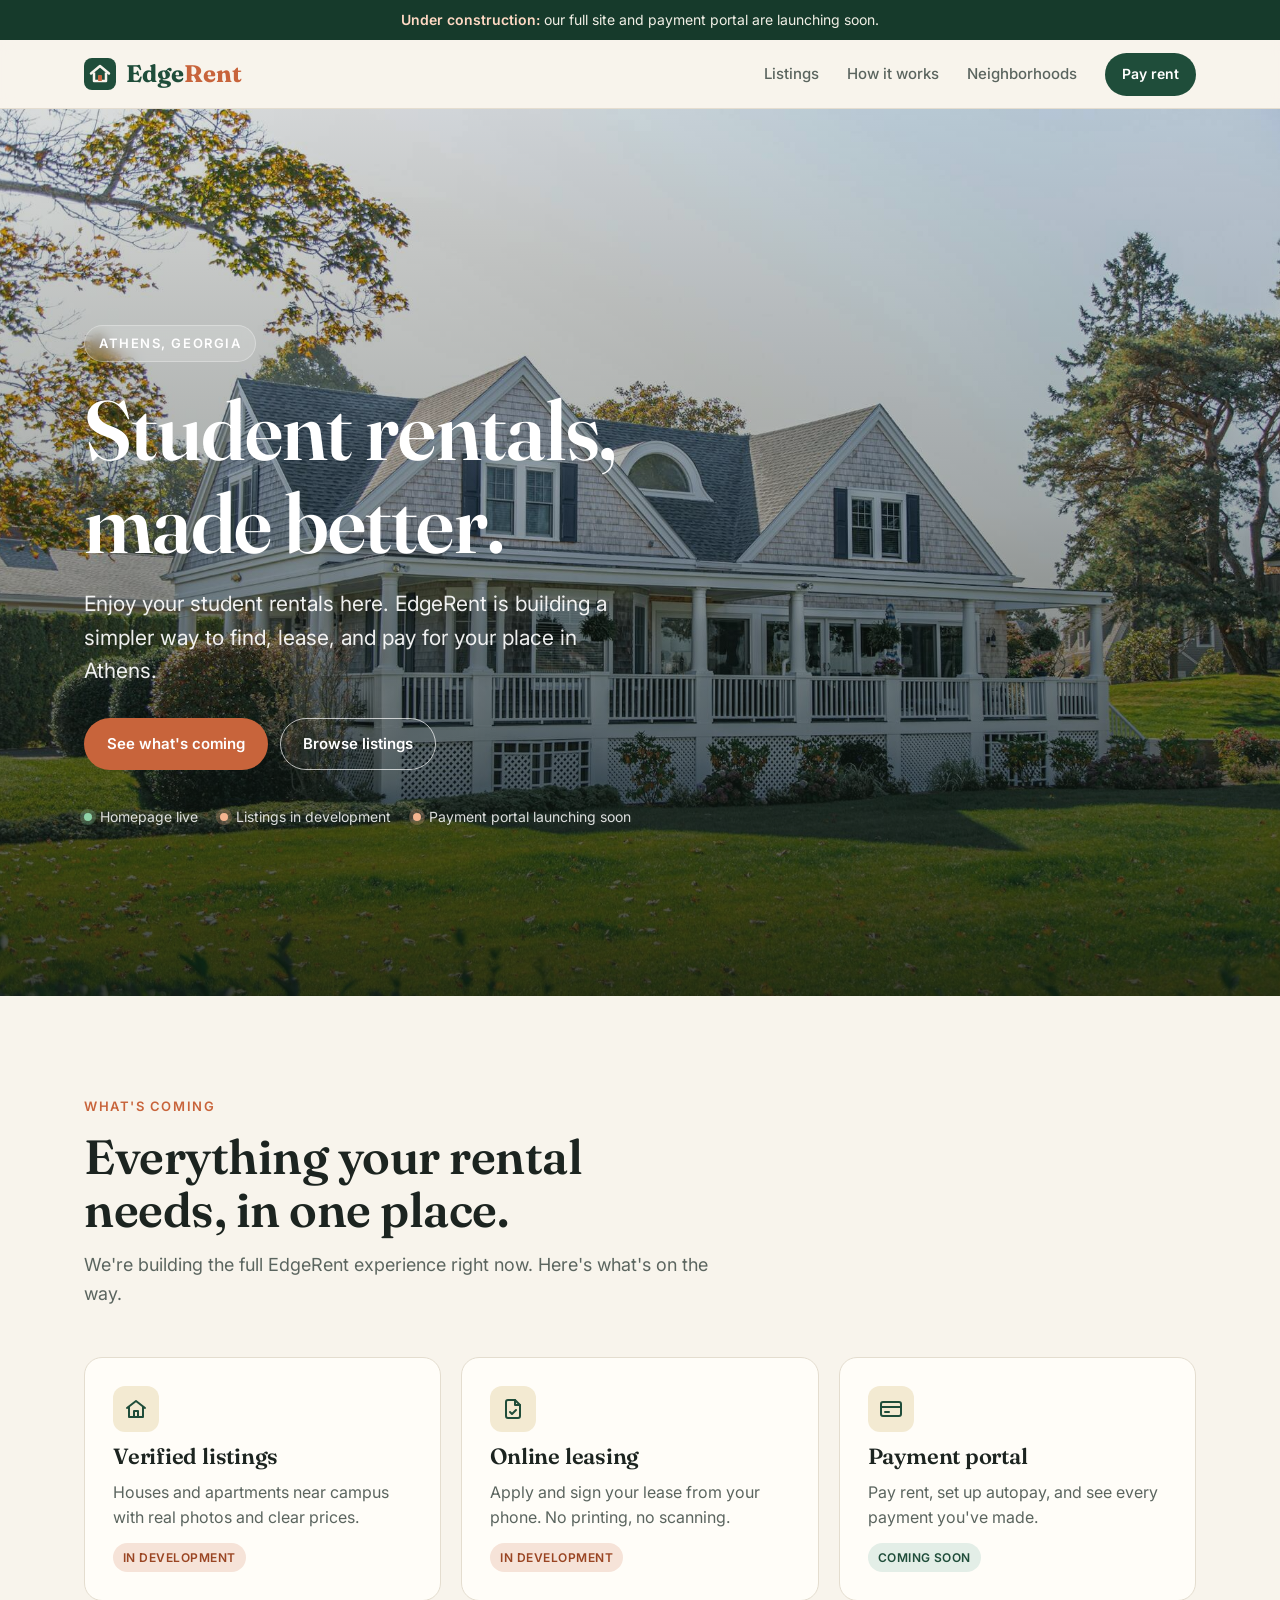
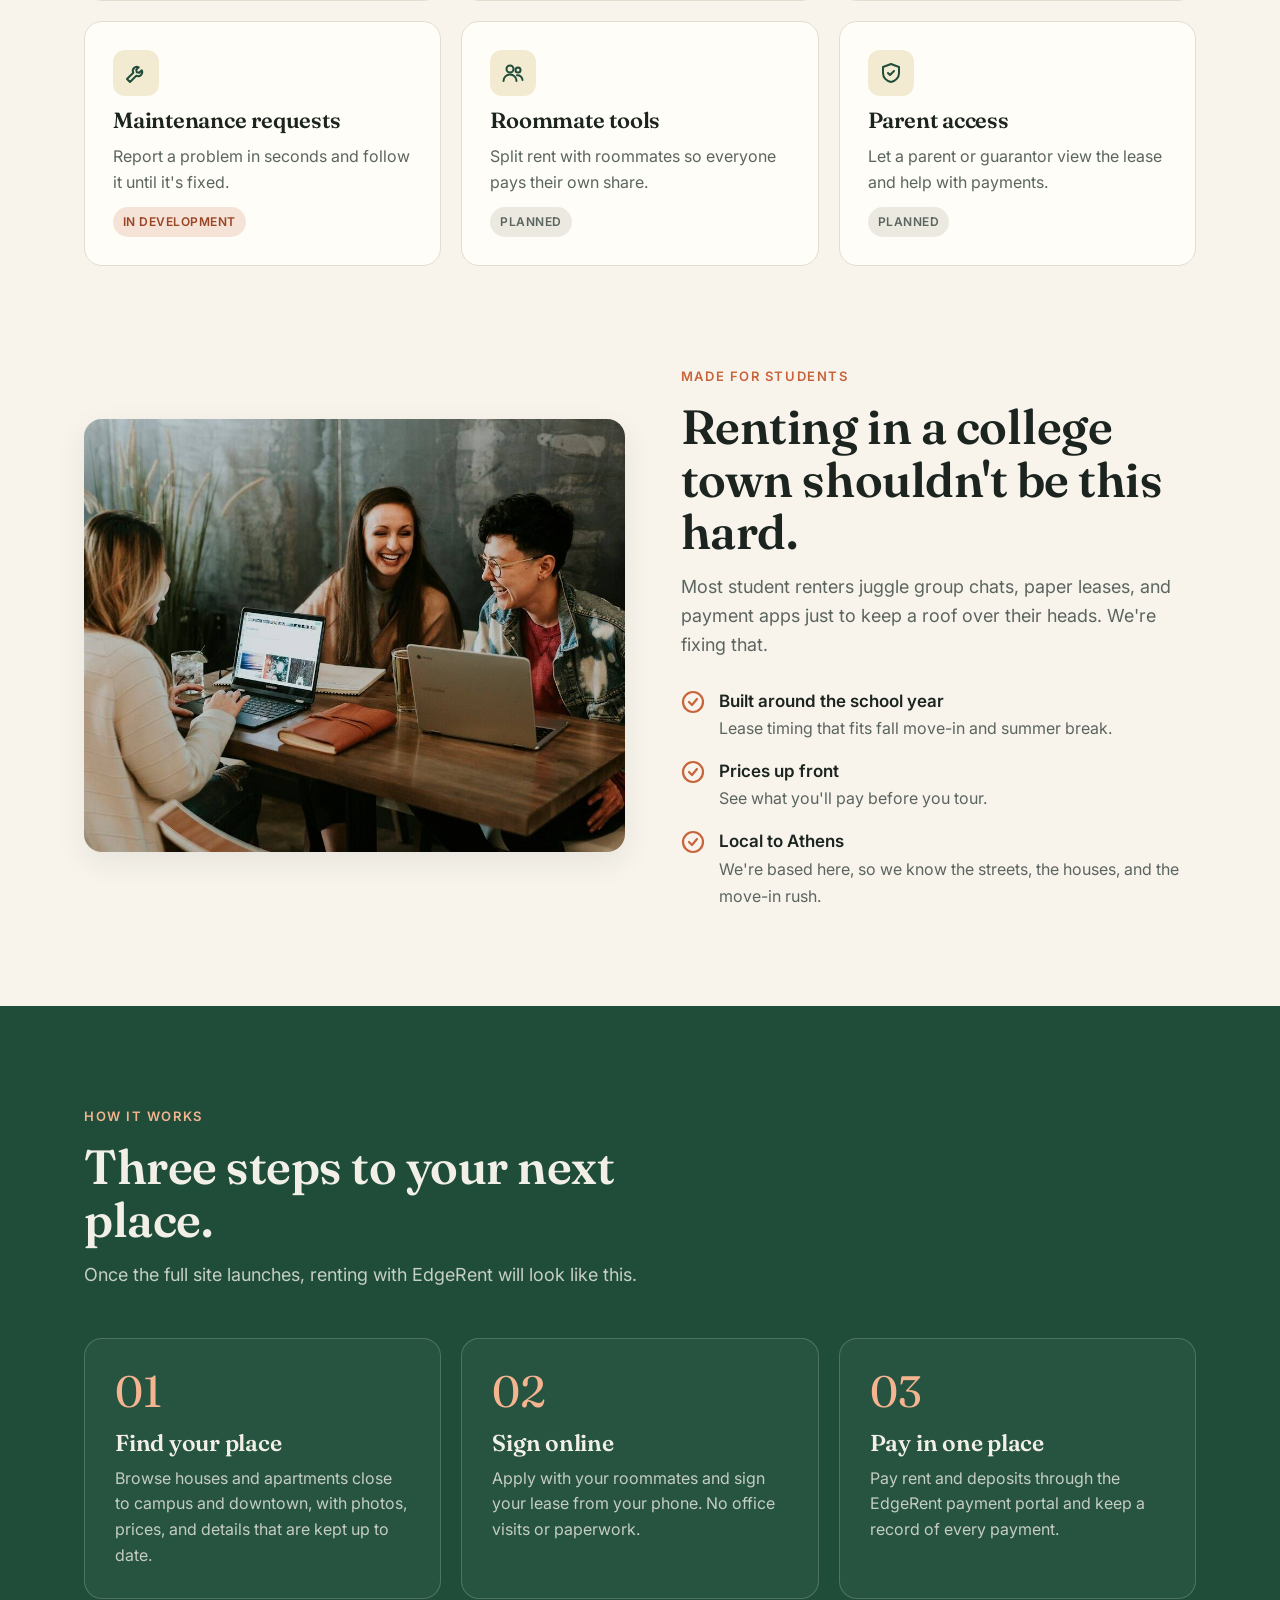
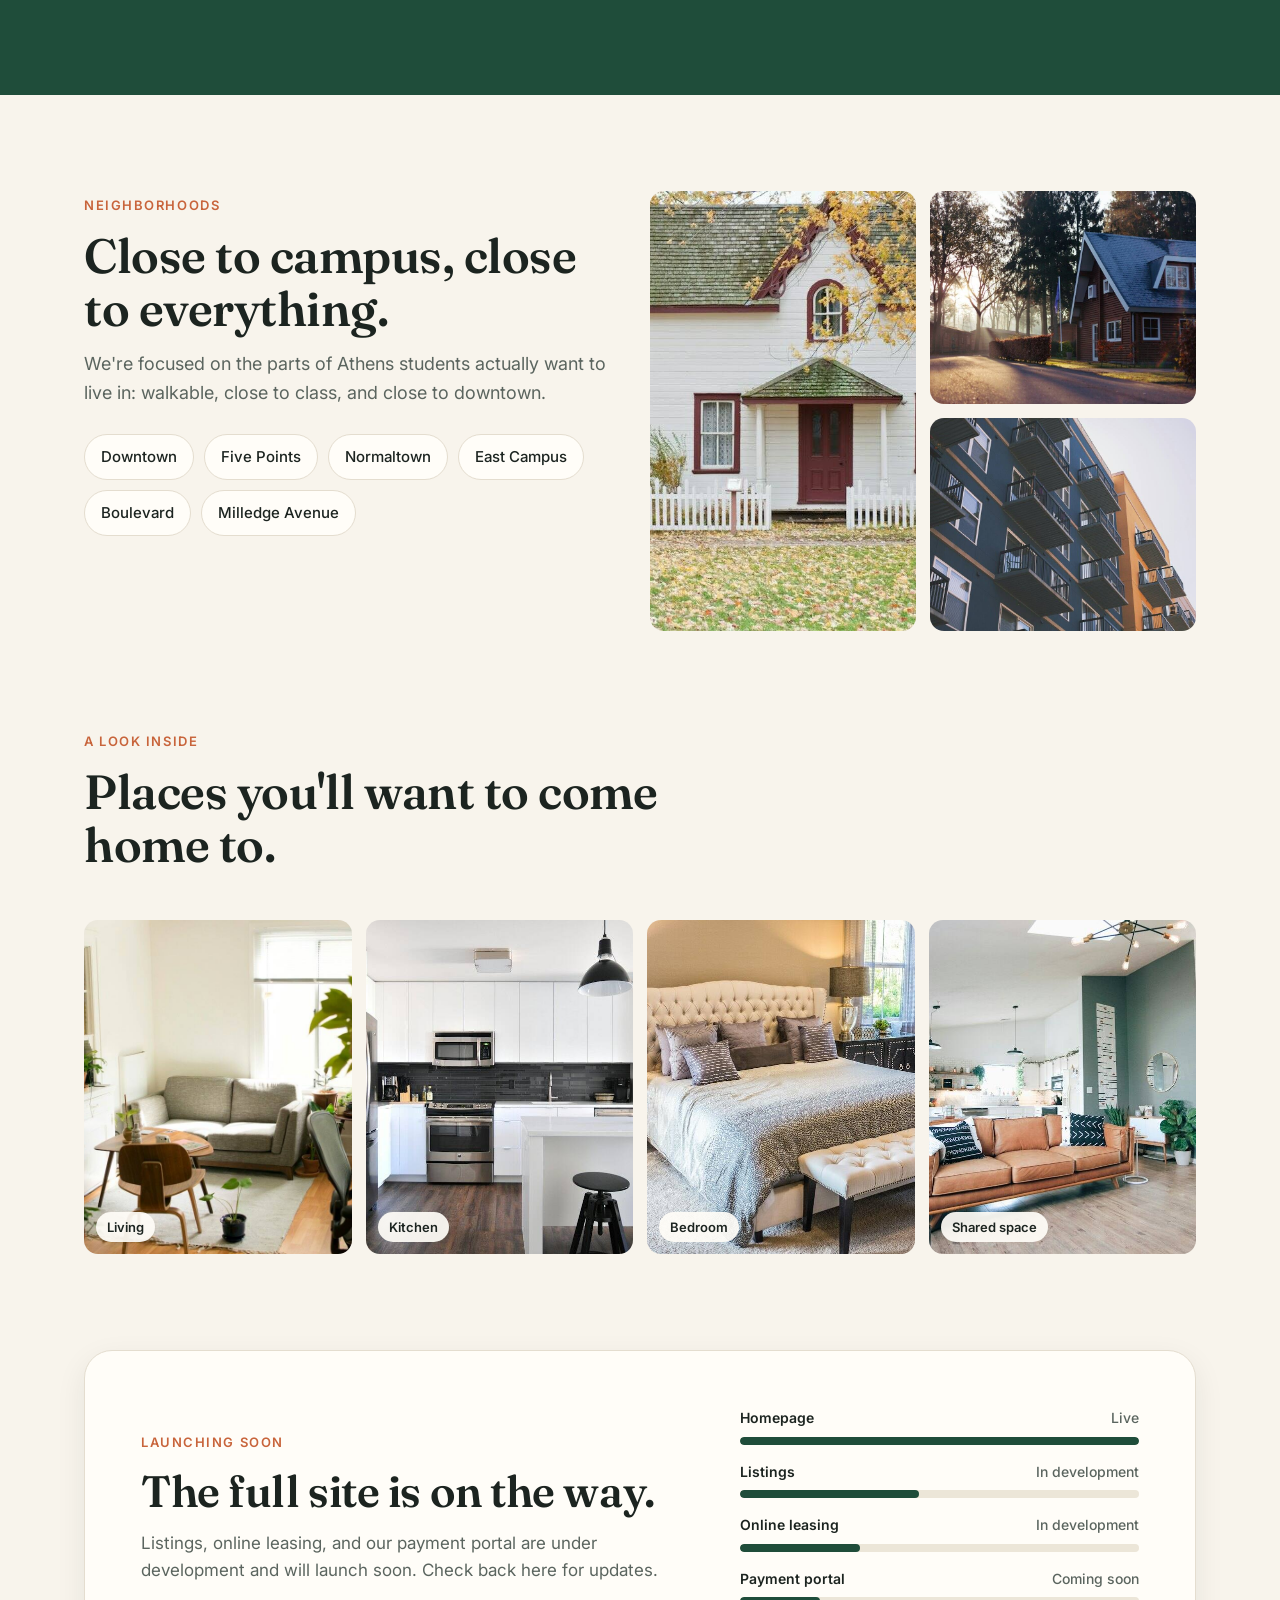
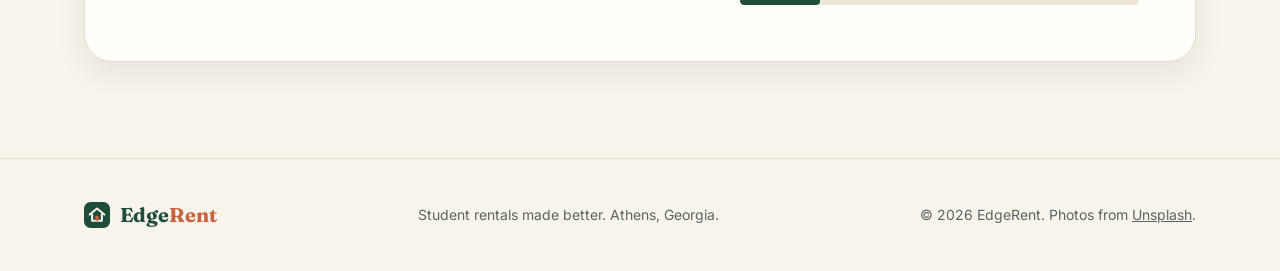
<file: index.html>
<!doctype html>
<html lang="en">
<head>
  <meta charset="utf-8">
  <meta name="viewport" content="width=device-width, initial-scale=1">
  <title>EdgeRent | Student rentals made better in Athens, GA</title>
  <meta name="description" content="EdgeRent is student rentals made better in Athens, Georgia. Our full site and payment portal are launching soon.">
  <meta property="og:title" content="EdgeRent | Student rentals made better">
  <meta property="og:description" content="Enjoy your student rentals here. Athens, Georgia. Full site and payment portal launching soon.">
  <meta property="og:image" content="https://edgerent.org/images/hero.jpg">
  <meta property="og:url" content="https://edgerent.org/">
  <meta name="theme-color" content="#1f4d3a">
  <link rel="icon" href="favicon.svg" type="image/svg+xml">
  <link rel="preconnect" href="https://fonts.googleapis.com">
  <link rel="preconnect" href="https://fonts.gstatic.com" crossorigin>
  <link href="https://fonts.googleapis.com/css2?family=Fraunces:opsz,wght@9..144,500;9..144,600;9..144,700&family=Inter:wght@400;500;600&display=swap" rel="stylesheet">
  <link rel="stylesheet" href="styles.css">
</head>
<body>

  <div class="notice">
    <strong>Under construction:</strong> our full site and payment portal are launching soon.
  </div>

  <header class="nav">
    <div class="wrap">
      <a class="logo" href="./" aria-label="EdgeRent home">
        <svg viewBox="0 0 64 64" aria-hidden="true"><rect width="64" height="64" rx="16" fill="#1f4d3a"/><path d="M14 31 32 16l18 15" fill="none" stroke="#f8f4ec" stroke-width="5" stroke-linecap="round" stroke-linejoin="round"/><path d="M20 29v17h24V29" fill="none" stroke="#f8f4ec" stroke-width="5" stroke-linejoin="round"/><rect x="28" y="34" width="8" height="12" rx="1.5" fill="#c8643b"/></svg>
        <b>Edge<span>Rent</span></b>
      </a>
      <nav class="nav-links" aria-label="Main">
        <a href="listings.html">Listings</a>
        <a href="#how">How it works</a>
        <a href="#areas">Neighborhoods</a>
        <a class="btn btn-dark btn-sm" href="portal.html">Pay rent</a>
      </nav>
    </div>
  </header>

  <main>
    <section class="hero">
      <div class="wrap">
        <span class="eyebrow">Athens, Georgia</span>
        <h1>Student rentals, made better.</h1>
        <p class="lead">Enjoy your student rentals here. EdgeRent is building a simpler way to find, lease, and pay for your place in Athens.</p>
        <div class="actions">
          <a class="btn btn-primary" href="#coming">See what's coming</a>
          <a class="btn btn-ghost" href="listings.html">Browse listings</a>
        </div>
        <div class="status-row">
          <span><i class="dot live"></i> Homepage live</span>
          <span><i class="dot"></i> Listings in development</span>
          <span><i class="dot"></i> Payment portal launching soon</span>
        </div>
      </div>
    </section>

    <section id="coming">
      <div class="wrap">
        <div class="section-head">
          <span class="eyebrow">What's coming</span>
          <h2>Everything your rental needs, in one place.</h2>
          <p>We're building the full EdgeRent experience right now. Here's what's on the way.</p>
        </div>
        <div class="grid-3">
          <article class="card">
            <div class="icon"><svg viewBox="0 0 24 24" fill="none" stroke="currentColor" stroke-width="2" stroke-linecap="round" stroke-linejoin="round"><path d="M3 11 12 4l9 7"/><path d="M5 10v10h14V10"/><path d="M10 20v-6h4v6"/></svg></div>
            <h3>Verified listings</h3>
            <p>Houses and apartments near campus with real photos and clear prices.</p>
            <span class="tag">In development</span>
          </article>
          <article class="card">
            <div class="icon"><svg viewBox="0 0 24 24" fill="none" stroke="currentColor" stroke-width="2" stroke-linecap="round" stroke-linejoin="round"><path d="M14 3H7a2 2 0 0 0-2 2v14a2 2 0 0 0 2 2h10a2 2 0 0 0 2-2V8z"/><path d="M14 3v5h5"/><path d="m9 15 2 2 4-4"/></svg></div>
            <h3>Online leasing</h3>
            <p>Apply and sign your lease from your phone. No printing, no scanning.</p>
            <span class="tag">In development</span>
          </article>
          <article class="card">
            <div class="icon"><svg viewBox="0 0 24 24" fill="none" stroke="currentColor" stroke-width="2" stroke-linecap="round" stroke-linejoin="round"><rect x="2" y="5" width="20" height="14" rx="2"/><path d="M2 10h20"/><path d="M6 15h4"/></svg></div>
            <h3>Payment portal</h3>
            <p>Pay rent, set up autopay, and see every payment you've made.</p>
            <span class="tag soon">Coming soon</span>
          </article>
          <article class="card">
            <div class="icon"><svg viewBox="0 0 24 24" fill="none" stroke="currentColor" stroke-width="2" stroke-linecap="round" stroke-linejoin="round"><path d="M14.7 6.3a4 4 0 0 0-5.4 5.4L3 18l3 3 6.3-6.3a4 4 0 0 0 5.4-5.4l-2.5 2.5-2.4-.6-.6-2.4z"/></svg></div>
            <h3>Maintenance requests</h3>
            <p>Report a problem in seconds and follow it until it's fixed.</p>
            <span class="tag">In development</span>
          </article>
          <article class="card">
            <div class="icon"><svg viewBox="0 0 24 24" fill="none" stroke="currentColor" stroke-width="2" stroke-linecap="round" stroke-linejoin="round"><circle cx="9" cy="8" r="3.5"/><path d="M2.5 20a6.5 6.5 0 0 1 13 0"/><circle cx="17" cy="9" r="2.5"/><path d="M16 14.2a5 5 0 0 1 5.5 4.8"/></svg></div>
            <h3>Roommate tools</h3>
            <p>Split rent with roommates so everyone pays their own share.</p>
            <span class="tag planned">Planned</span>
          </article>
          <article class="card">
            <div class="icon"><svg viewBox="0 0 24 24" fill="none" stroke="currentColor" stroke-width="2" stroke-linecap="round" stroke-linejoin="round"><path d="M12 3 4 6v6c0 4.5 3.4 8.3 8 9 4.6-.7 8-4.5 8-9V6z"/><path d="m9 12 2 2 4-4"/></svg></div>
            <h3>Parent access</h3>
            <p>Let a parent or guarantor view the lease and help with payments.</p>
            <span class="tag planned">Planned</span>
          </article>
        </div>
      </div>
    </section>

    <section style="padding-top: 0;">
      <div class="wrap split">
        <img src="images/students.jpg" alt="Three students working together at a table with laptops" loading="lazy">
        <div>
          <div class="section-head" style="margin-bottom: 0;">
            <span class="eyebrow">Made for students</span>
            <h2>Renting in a college town shouldn't be this hard.</h2>
            <p>Most student renters juggle group chats, paper leases, and payment apps just to keep a roof over their heads. We're fixing that.</p>
          </div>
          <ul class="checks">
            <li>
              <svg viewBox="0 0 24 24" fill="none" stroke="currentColor" stroke-width="2.2" stroke-linecap="round" stroke-linejoin="round"><circle cx="12" cy="12" r="10"/><path d="m8 12 3 3 5-6"/></svg>
              <div><strong>Built around the school year</strong><span>Lease timing that fits fall move-in and summer break.</span></div>
            </li>
            <li>
              <svg viewBox="0 0 24 24" fill="none" stroke="currentColor" stroke-width="2.2" stroke-linecap="round" stroke-linejoin="round"><circle cx="12" cy="12" r="10"/><path d="m8 12 3 3 5-6"/></svg>
              <div><strong>Prices up front</strong><span>See what you'll pay before you tour.</span></div>
            </li>
            <li>
              <svg viewBox="0 0 24 24" fill="none" stroke="currentColor" stroke-width="2.2" stroke-linecap="round" stroke-linejoin="round"><circle cx="12" cy="12" r="10"/><path d="m8 12 3 3 5-6"/></svg>
              <div><strong>Local to Athens</strong><span>We're based here, so we know the streets, the houses, and the move-in rush.</span></div>
            </li>
          </ul>
        </div>
      </div>
    </section>

    <section id="how" class="steps-section">
      <div class="wrap">
        <div class="section-head">
          <span class="eyebrow">How it works</span>
          <h2>Three steps to your next place.</h2>
          <p>Once the full site launches, renting with EdgeRent will look like this.</p>
        </div>
        <div class="steps">
          <div class="step">
            <div class="num">01</div>
            <h3>Find your place</h3>
            <p>Browse houses and apartments close to campus and downtown, with photos, prices, and details that are kept up to date.</p>
          </div>
          <div class="step">
            <div class="num">02</div>
            <h3>Sign online</h3>
            <p>Apply with your roommates and sign your lease from your phone. No office visits or paperwork.</p>
          </div>
          <div class="step">
            <div class="num">03</div>
            <h3>Pay in one place</h3>
            <p>Pay rent and deposits through the EdgeRent payment portal and keep a record of every payment.</p>
          </div>
        </div>
      </div>
    </section>

    <section id="areas">
      <div class="wrap hoods">
        <div>
          <div class="section-head" style="margin-bottom: 0;">
            <span class="eyebrow">Neighborhoods</span>
            <h2>Close to campus, close to everything.</h2>
            <p>We're focused on the parts of Athens students actually want to live in: walkable, close to class, and close to downtown.</p>
          </div>
          <div class="chips">
            <span class="chip">Downtown</span>
            <span class="chip">Five Points</span>
            <span class="chip">Normaltown</span>
            <span class="chip">East Campus</span>
            <span class="chip">Boulevard</span>
            <span class="chip">Milledge Avenue</span>
          </div>
        </div>
        <div class="hood-photos">
          <img src="images/cottage.jpg" alt="White cottage with a picket fence and fall leaves" loading="lazy">
          <img src="images/street.jpg" alt="Brick house on a tree-lined street" loading="lazy">
          <img src="images/apartments.jpg" alt="Apartment building with balconies" loading="lazy">
        </div>
      </div>
    </section>

    <section style="padding-top: 0;">
      <div class="wrap">
        <div class="section-head">
          <span class="eyebrow">A look inside</span>
          <h2>Places you'll want to come home to.</h2>
        </div>
        <div class="gallery">
          <figure><img src="images/living.jpg" alt="Bright living room with plants and bookshelves" loading="lazy"><figcaption>Living</figcaption></figure>
          <figure><img src="images/kitchen.jpg" alt="Modern kitchen with island seating" loading="lazy"><figcaption>Kitchen</figcaption></figure>
          <figure><img src="images/bedroom.jpg" alt="Bedroom with a large bed and natural light" loading="lazy"><figcaption>Bedroom</figcaption></figure>
          <figure><img src="images/porch.jpg" alt="Open living area with a sofa" loading="lazy"><figcaption>Shared space</figcaption></figure>
        </div>
      </div>
    </section>

    <section style="padding-top: 0;">
      <div class="wrap">
        <div class="launch">
          <div>
            <span class="eyebrow">Launching soon</span>
            <h2>The full site is on the way.</h2>
            <p>Listings, online leasing, and our payment portal are under development and will launch soon. Check back here for updates.</p>
          </div>
          <div class="progress-list" aria-label="Build progress">
            <div class="progress-item">
              <div class="row"><span>Homepage</span><span>Live</span></div>
              <div class="bar"><i style="width: 100%"></i></div>
            </div>
            <div class="progress-item">
              <div class="row"><span>Listings</span><span>In development</span></div>
              <div class="bar"><i style="width: 45%"></i></div>
            </div>
            <div class="progress-item">
              <div class="row"><span>Online leasing</span><span>In development</span></div>
              <div class="bar"><i style="width: 30%"></i></div>
            </div>
            <div class="progress-item">
              <div class="row"><span>Payment portal</span><span>Coming soon</span></div>
              <div class="bar"><i style="width: 20%"></i></div>
            </div>
          </div>
        </div>
      </div>
    </section>
  </main>

  <footer>
    <div class="wrap">
      <a class="logo" href="./" aria-label="EdgeRent home">
        <svg viewBox="0 0 64 64" aria-hidden="true"><rect width="64" height="64" rx="16" fill="#1f4d3a"/><path d="M14 31 32 16l18 15" fill="none" stroke="#f8f4ec" stroke-width="5" stroke-linecap="round" stroke-linejoin="round"/><path d="M20 29v17h24V29" fill="none" stroke="#f8f4ec" stroke-width="5" stroke-linejoin="round"/><rect x="28" y="34" width="8" height="12" rx="1.5" fill="#c8643b"/></svg>
        <b>Edge<span>Rent</span></b>
      </a>
      <span>Student rentals made better. Athens, Georgia.</span>
      <span>&copy; 2026 EdgeRent. Photos from <a href="https://unsplash.com" rel="noopener">Unsplash</a>.</span>
    </div>
  </footer>

</body>
</html>
</file>
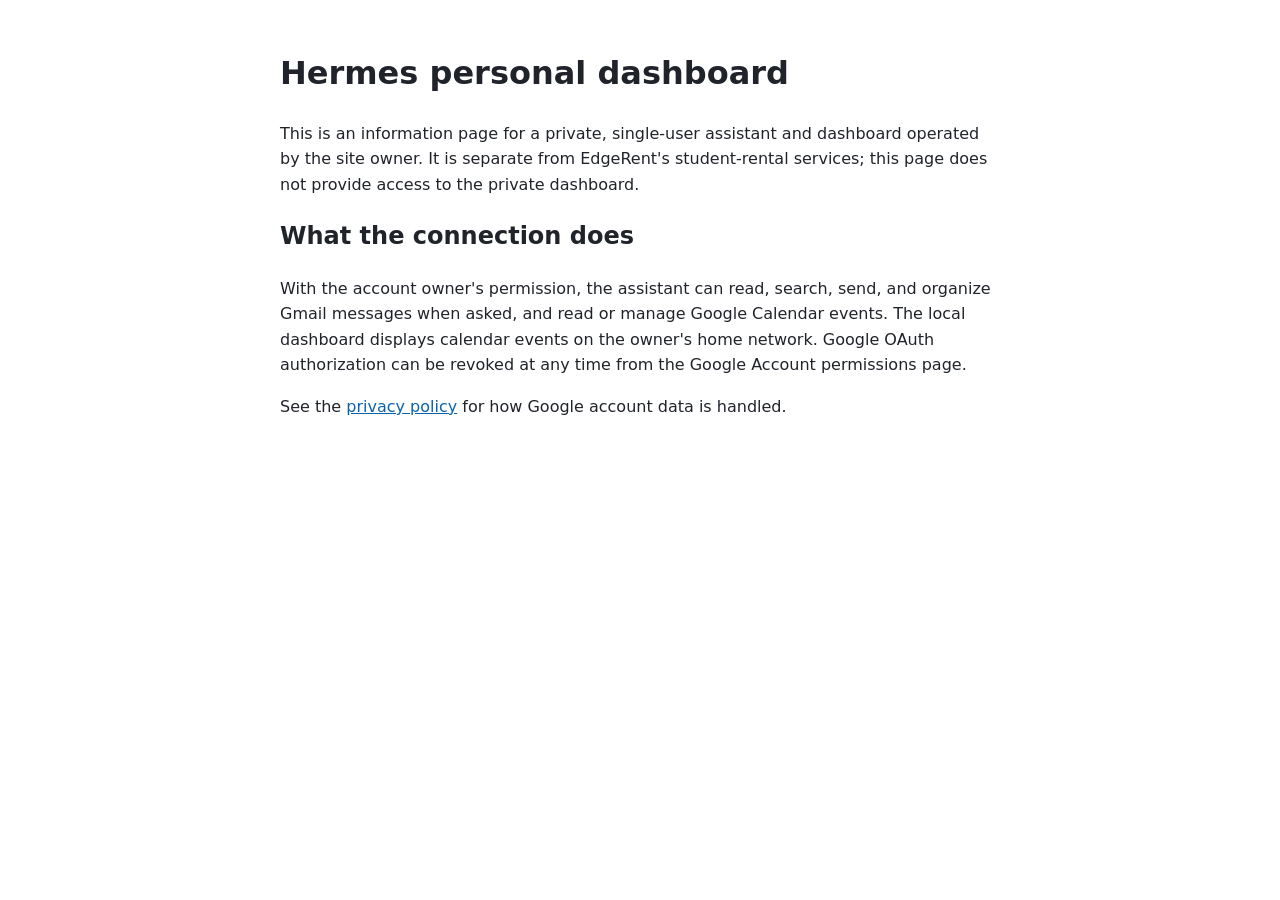
<file: hermes/index.html>
<!doctype html>
<html lang="en"><meta charset="utf-8"><meta name="viewport" content="width=device-width, initial-scale=1">
<title>Hermes personal dashboard</title>
<style>body{font:16px/1.6 system-ui,sans-serif;max-width:720px;margin:3rem auto;padding:0 1.25rem;color:#20242a}a{color:#0b63ad}small{color:#5e6470}</style>
<main>
<h1>Hermes personal dashboard</h1>
<p>This is an information page for a private, single-user assistant and dashboard operated by the site owner. It is separate from EdgeRent's student-rental services; this page does not provide access to the private dashboard.</p>
<h2>What the connection does</h2>
<p>With the account owner's permission, the assistant can read, search, send, and organize Gmail messages when asked, and read or manage Google Calendar events. The local dashboard displays calendar events on the owner's home network. Google OAuth authorization can be revoked at any time from the Google Account permissions page.</p>
<p>See the <a href="privacy.html">privacy policy</a> for how Google account data is handled.</p>
</main></html>
</file>
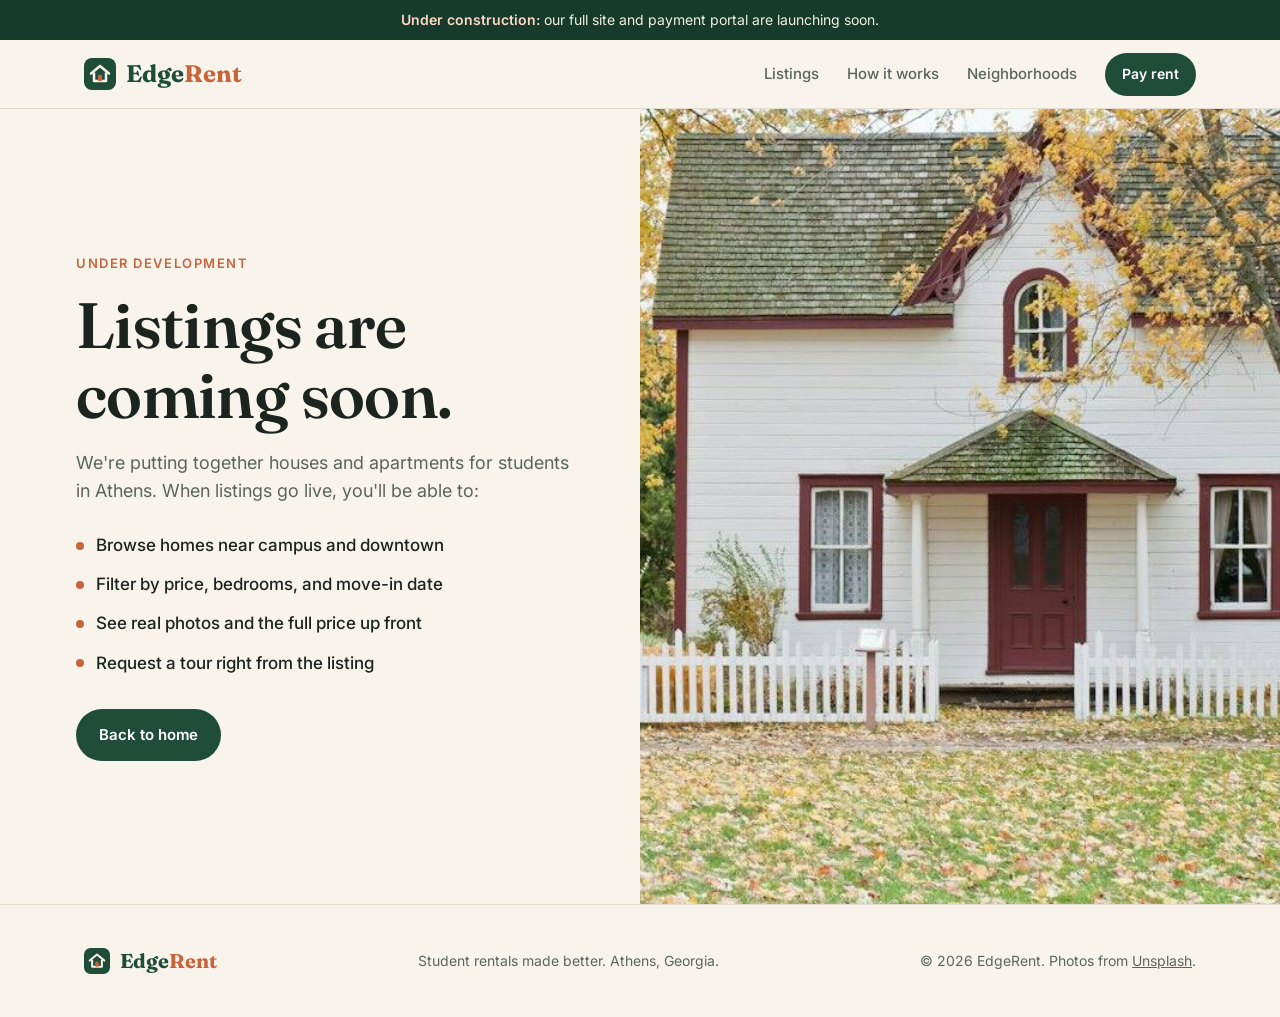
<file: listings.html>
<!doctype html>
<html lang="en">
<head>
  <meta charset="utf-8">
  <meta name="viewport" content="width=device-width, initial-scale=1">
  <title>Listings coming soon | EdgeRent</title>
  <meta name="description" content="EdgeRent listings for student rentals in Athens, Georgia are under development and launching soon.">
  <meta property="og:title" content="EdgeRent | Student rentals made better">
  <meta property="og:description" content="Enjoy your student rentals here. Athens, Georgia. Full site and payment portal launching soon.">
  <meta property="og:image" content="https://edgerent.org/images/hero.jpg">
  <meta property="og:url" content="https://edgerent.org/">
  <meta name="theme-color" content="#1f4d3a">
  <link rel="icon" href="favicon.svg" type="image/svg+xml">
  <link rel="preconnect" href="https://fonts.googleapis.com">
  <link rel="preconnect" href="https://fonts.gstatic.com" crossorigin>
  <link href="https://fonts.googleapis.com/css2?family=Fraunces:opsz,wght@9..144,500;9..144,600;9..144,700&family=Inter:wght@400;500;600&display=swap" rel="stylesheet">
  <link rel="stylesheet" href="styles.css">
</head>
<body>

  <div class="notice">
    <strong>Under construction:</strong> our full site and payment portal are launching soon.
  </div>

  <header class="nav">
    <div class="wrap">
      <a class="logo" href="./" aria-label="EdgeRent home">
        <svg viewBox="0 0 64 64" aria-hidden="true"><rect width="64" height="64" rx="16" fill="#1f4d3a"/><path d="M14 31 32 16l18 15" fill="none" stroke="#f8f4ec" stroke-width="5" stroke-linecap="round" stroke-linejoin="round"/><path d="M20 29v17h24V29" fill="none" stroke="#f8f4ec" stroke-width="5" stroke-linejoin="round"/><rect x="28" y="34" width="8" height="12" rx="1.5" fill="#c8643b"/></svg>
        <b>Edge<span>Rent</span></b>
      </a>
      <nav class="nav-links" aria-label="Main">
        <a href="listings.html">Listings</a>
        <a href="./#how">How it works</a>
        <a href="./#areas">Neighborhoods</a>
        <a class="btn btn-dark btn-sm" href="portal.html">Pay rent</a>
      </nav>
    </div>
  </header>

  <main class="soon-page">
    <div class="copy">
      <span class="eyebrow">Under development</span>
      <h1>Listings are coming soon.</h1>
      <p>We're putting together houses and apartments for students in Athens. When listings go live, you'll be able to:</p>
      <ul>
        <li>Browse homes near campus and downtown</li>
        <li>Filter by price, bedrooms, and move-in date</li>
        <li>See real photos and the full price up front</li>
        <li>Request a tour right from the listing</li>
      </ul>
      <div><a class="btn btn-dark" href="./">Back to home</a></div>
      
    </div>
    <div class="photo" style="background-image: url('images/cottage.jpg');" role="img" aria-label="Student rental home"></div>
  </main>

  <footer>
    <div class="wrap">
      <a class="logo" href="./" aria-label="EdgeRent home">
        <svg viewBox="0 0 64 64" aria-hidden="true"><rect width="64" height="64" rx="16" fill="#1f4d3a"/><path d="M14 31 32 16l18 15" fill="none" stroke="#f8f4ec" stroke-width="5" stroke-linecap="round" stroke-linejoin="round"/><path d="M20 29v17h24V29" fill="none" stroke="#f8f4ec" stroke-width="5" stroke-linejoin="round"/><rect x="28" y="34" width="8" height="12" rx="1.5" fill="#c8643b"/></svg>
        <b>Edge<span>Rent</span></b>
      </a>
      <span>Student rentals made better. Athens, Georgia.</span>
      <span>&copy; 2026 EdgeRent. Photos from <a href="https://unsplash.com" rel="noopener">Unsplash</a>.</span>
    </div>
  </footer>

</body>
</html>
</file>
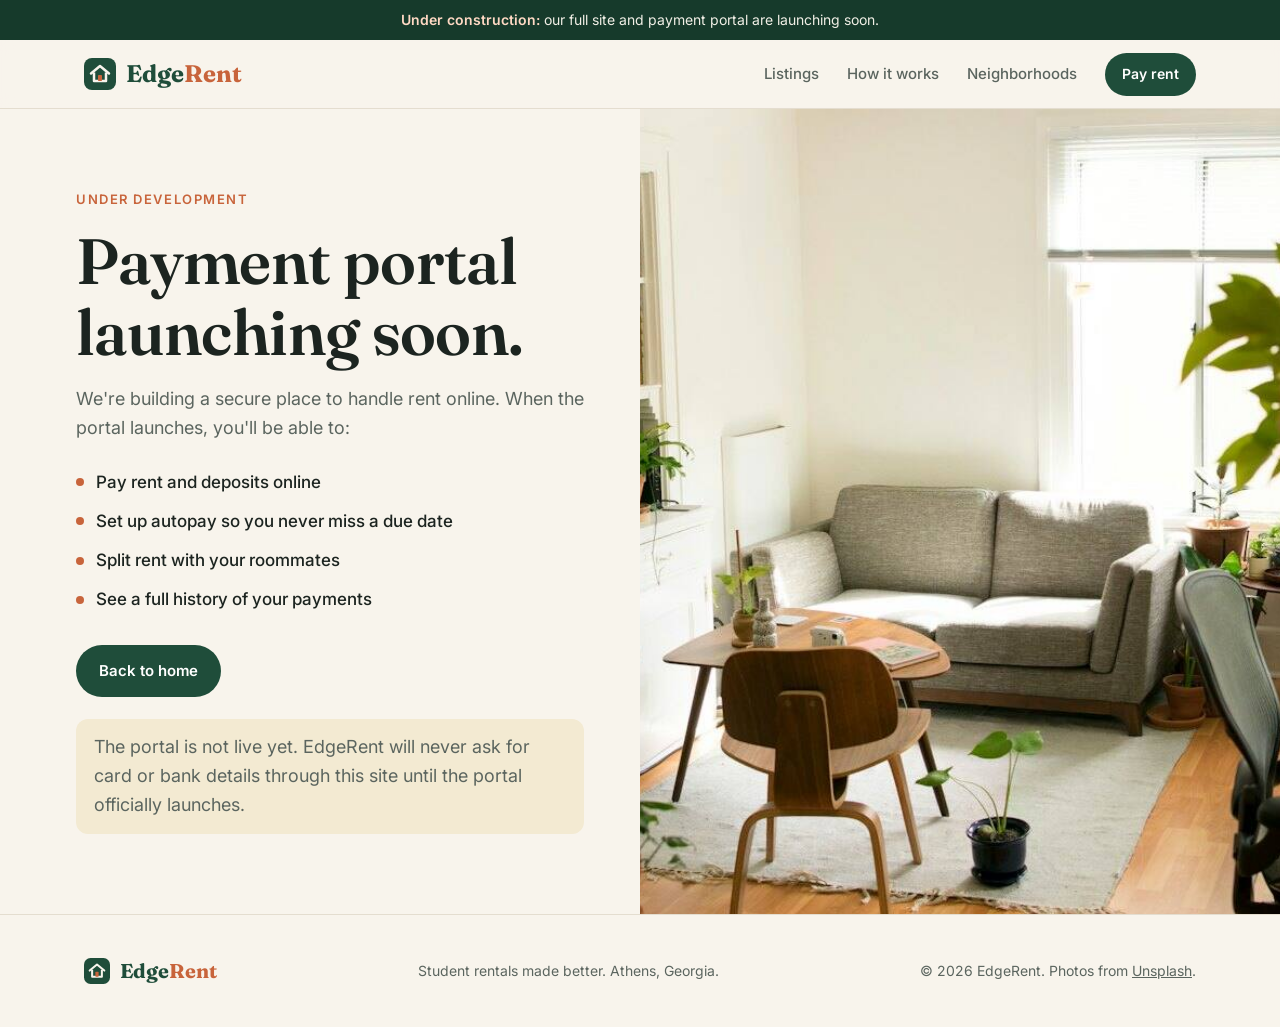
<file: portal.html>
<!doctype html>
<html lang="en">
<head>
  <meta charset="utf-8">
  <meta name="viewport" content="width=device-width, initial-scale=1">
  <title>Payment portal coming soon | EdgeRent</title>
  <meta name="description" content="The EdgeRent payment portal is under development and launching soon.">
  <meta property="og:title" content="EdgeRent | Student rentals made better">
  <meta property="og:description" content="Enjoy your student rentals here. Athens, Georgia. Full site and payment portal launching soon.">
  <meta property="og:image" content="https://edgerent.org/images/hero.jpg">
  <meta property="og:url" content="https://edgerent.org/">
  <meta name="theme-color" content="#1f4d3a">
  <link rel="icon" href="favicon.svg" type="image/svg+xml">
  <link rel="preconnect" href="https://fonts.googleapis.com">
  <link rel="preconnect" href="https://fonts.gstatic.com" crossorigin>
  <link href="https://fonts.googleapis.com/css2?family=Fraunces:opsz,wght@9..144,500;9..144,600;9..144,700&family=Inter:wght@400;500;600&display=swap" rel="stylesheet">
  <link rel="stylesheet" href="styles.css">
</head>
<body>

  <div class="notice">
    <strong>Under construction:</strong> our full site and payment portal are launching soon.
  </div>

  <header class="nav">
    <div class="wrap">
      <a class="logo" href="./" aria-label="EdgeRent home">
        <svg viewBox="0 0 64 64" aria-hidden="true"><rect width="64" height="64" rx="16" fill="#1f4d3a"/><path d="M14 31 32 16l18 15" fill="none" stroke="#f8f4ec" stroke-width="5" stroke-linecap="round" stroke-linejoin="round"/><path d="M20 29v17h24V29" fill="none" stroke="#f8f4ec" stroke-width="5" stroke-linejoin="round"/><rect x="28" y="34" width="8" height="12" rx="1.5" fill="#c8643b"/></svg>
        <b>Edge<span>Rent</span></b>
      </a>
      <nav class="nav-links" aria-label="Main">
        <a href="listings.html">Listings</a>
        <a href="./#how">How it works</a>
        <a href="./#areas">Neighborhoods</a>
        <a class="btn btn-dark btn-sm" href="portal.html">Pay rent</a>
      </nav>
    </div>
  </header>

  <main class="soon-page">
    <div class="copy">
      <span class="eyebrow">Under development</span>
      <h1>Payment portal launching soon.</h1>
      <p>We're building a secure place to handle rent online. When the portal launches, you'll be able to:</p>
      <ul>
        <li>Pay rent and deposits online</li>
        <li>Set up autopay so you never miss a due date</li>
        <li>Split rent with your roommates</li>
        <li>See a full history of your payments</li>
      </ul>
      <div><a class="btn btn-dark" href="./">Back to home</a></div>
      <p class="callout" style="margin-top: 22px;">The portal is not live yet. EdgeRent will never ask for card or bank details through this site until the portal officially launches.</p>
    </div>
    <div class="photo" style="background-image: url('images/living.jpg');" role="img" aria-label="Student rental home"></div>
  </main>

  <footer>
    <div class="wrap">
      <a class="logo" href="./" aria-label="EdgeRent home">
        <svg viewBox="0 0 64 64" aria-hidden="true"><rect width="64" height="64" rx="16" fill="#1f4d3a"/><path d="M14 31 32 16l18 15" fill="none" stroke="#f8f4ec" stroke-width="5" stroke-linecap="round" stroke-linejoin="round"/><path d="M20 29v17h24V29" fill="none" stroke="#f8f4ec" stroke-width="5" stroke-linejoin="round"/><rect x="28" y="34" width="8" height="12" rx="1.5" fill="#c8643b"/></svg>
        <b>Edge<span>Rent</span></b>
      </a>
      <span>Student rentals made better. Athens, Georgia.</span>
      <span>&copy; 2026 EdgeRent. Photos from <a href="https://unsplash.com" rel="noopener">Unsplash</a>.</span>
    </div>
  </footer>

</body>
</html>
</file>
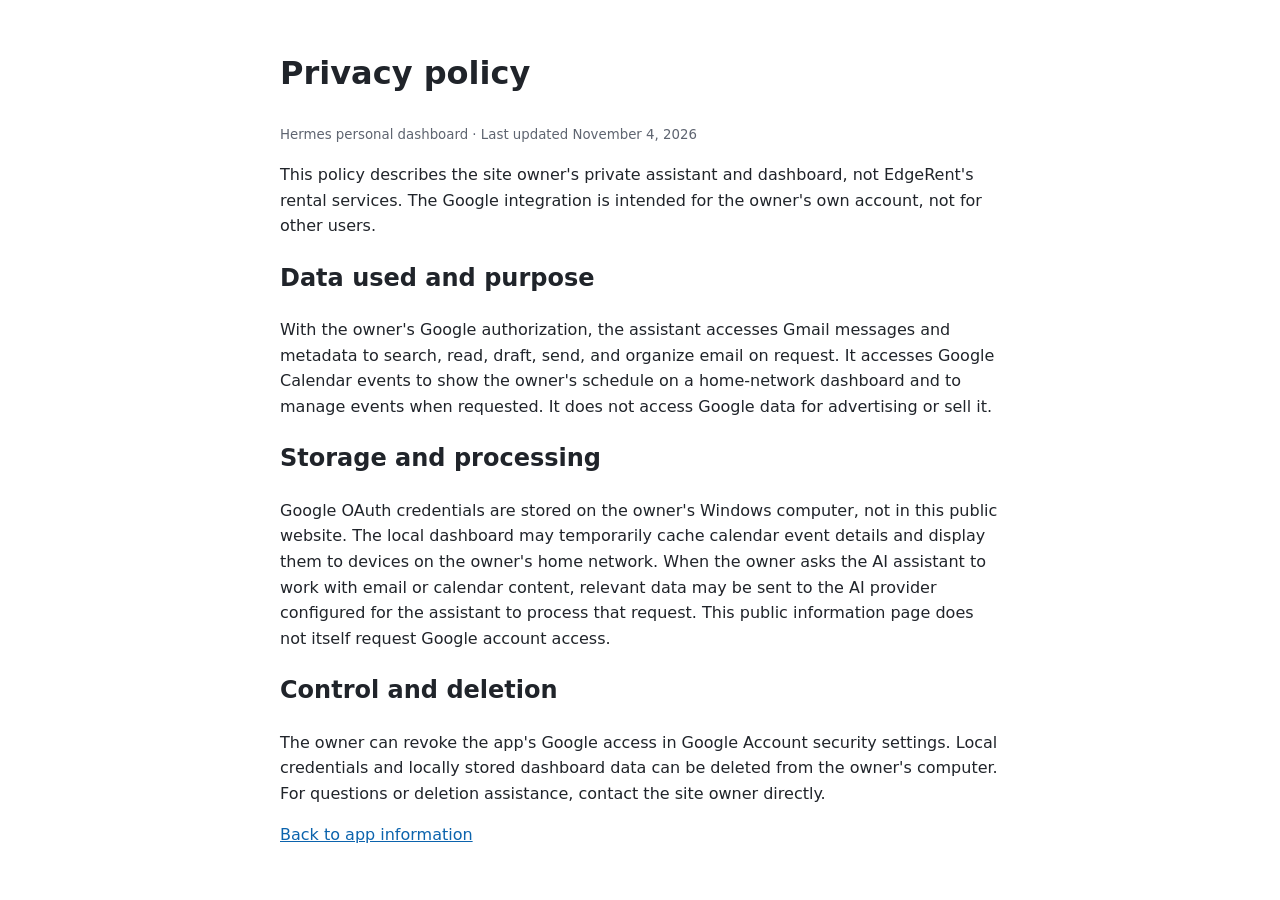
<file: hermes/privacy.html>
<!doctype html>
<html lang="en"><meta charset="utf-8"><meta name="viewport" content="width=device-width, initial-scale=1">
<title>Privacy policy — Hermes personal dashboard</title>
<style>body{font:16px/1.6 system-ui,sans-serif;max-width:720px;margin:3rem auto;padding:0 1.25rem;color:#20242a}a{color:#0b63ad}small{color:#5e6470}</style>
<main>
<h1>Privacy policy</h1>
<p><small>Hermes personal dashboard · Last updated November 4, 2026</small></p>
<p>This policy describes the site owner's private assistant and dashboard, not EdgeRent's rental services. The Google integration is intended for the owner's own account, not for other users.</p>
<h2>Data used and purpose</h2>
<p>With the owner's Google authorization, the assistant accesses Gmail messages and metadata to search, read, draft, send, and organize email on request. It accesses Google Calendar events to show the owner's schedule on a home-network dashboard and to manage events when requested. It does not access Google data for advertising or sell it.</p>
<h2>Storage and processing</h2>
<p>Google OAuth credentials are stored on the owner's Windows computer, not in this public website. The local dashboard may temporarily cache calendar event details and display them to devices on the owner's home network. When the owner asks the AI assistant to work with email or calendar content, relevant data may be sent to the AI provider configured for the assistant to process that request. This public information page does not itself request Google account access.</p>
<h2>Control and deletion</h2>
<p>The owner can revoke the app's Google access in Google Account security settings. Local credentials and locally stored dashboard data can be deleted from the owner's computer. For questions or deletion assistance, contact the site owner directly.</p>
<p><a href="index.html">Back to app information</a></p>
</main></html>
</file>
<file: styles.css>
:root {
  --cream: #f8f4ec;
  --paper: #fffdf8;
  --ink: #1c2420;
  --muted: #5b655f;
  --line: #e4ddcf;
  --green: #1f4d3a;
  --green-dark: #163a2b;
  --clay: #c8643b;
  --clay-soft: #f6e3d8;
  --gold-soft: #f3ead2;
  --radius: 18px;
  --shadow: 0 10px 30px rgba(28, 36, 32, 0.08);
  --max: 1160px;
}

* { box-sizing: border-box; }
html { scroll-behavior: smooth; }
body {
  margin: 0;
  background: var(--cream);
  color: var(--ink);
  font-family: "Inter", system-ui, -apple-system, "Segoe UI", Roboto, sans-serif;
  font-size: 17px;
  line-height: 1.6;
  -webkit-font-smoothing: antialiased;
}
img { max-width: 100%; display: block; }
a { color: inherit; }
h1, h2, h3 {
  font-family: "Fraunces", Georgia, serif;
  font-weight: 600;
  line-height: 1.1;
  letter-spacing: -0.01em;
  margin: 0;
}
p { margin: 0; }

.wrap { max-width: var(--max); margin: 0 auto; padding: 0 24px; }

/* Top notice */
.notice {
  background: var(--green-dark);
  color: #f1efe6;
  font-size: 14px;
  text-align: center;
  padding: 9px 16px;
}
.notice strong { color: #ffd9c4; font-weight: 600; }

/* Nav */
.nav {
  position: sticky;
  top: 0;
  z-index: 20;
  background: rgba(248, 244, 236, 0.92);
  backdrop-filter: blur(8px);
  border-bottom: 1px solid var(--line);
}
.nav .wrap {
  display: flex;
  align-items: center;
  justify-content: space-between;
  height: 68px;
  gap: 16px;
}
.logo {
  display: flex;
  align-items: center;
  gap: 10px;
  text-decoration: none;
  font-family: "Fraunces", Georgia, serif;
  font-size: 24px;
  font-weight: 700;
  color: var(--green);
}
.logo span { color: var(--clay); }
.logo svg { width: 32px; height: 32px; flex: none; }
.nav-links {
  display: flex;
  align-items: center;
  gap: 28px;
  font-size: 15px;
  font-weight: 500;
}
.nav-links a { text-decoration: none; color: var(--muted); }
.nav-links a:hover { color: var(--ink); }

/* Buttons */
.btn {
  display: inline-flex;
  align-items: center;
  gap: 8px;
  padding: 13px 22px;
  border-radius: 999px;
  font-weight: 600;
  font-size: 15px;
  text-decoration: none;
  border: 1.5px solid transparent;
  transition: transform 0.15s ease, background 0.15s ease;
}
.btn:hover { transform: translateY(-1px); }
.btn-primary { background: var(--clay); color: #fff; }
.btn-primary:hover { background: #b5552f; }
.btn-ghost { border-color: rgba(255, 255, 255, 0.7); color: #fff; }
.btn-ghost:hover { background: rgba(255, 255, 255, 0.12); }
.btn-dark { background: var(--green); color: #fff; }
.btn-dark:hover { background: var(--green-dark); }
.btn-sm { padding: 9px 16px; font-size: 14px; }

/* Hero */
.hero {
  position: relative;
  min-height: 640px;
  display: flex;
  align-items: flex-end;
  color: #fff;
  background: #2a3a31 url("images/hero.jpg") center 60% / cover no-repeat;
}
.hero::before {
  content: "";
  position: absolute;
  inset: 0;
  background: linear-gradient(180deg, rgba(15, 25, 20, 0.15) 0%, rgba(15, 25, 20, 0.35) 45%, rgba(15, 25, 20, 0.82) 100%);
}
.hero .wrap { position: relative; padding-top: 120px; padding-bottom: 72px; width: 100%; }
.eyebrow {
  display: inline-flex;
  align-items: center;
  gap: 8px;
  font-size: 13px;
  font-weight: 600;
  letter-spacing: 0.12em;
  text-transform: uppercase;
}
.hero .eyebrow {
  background: rgba(255, 255, 255, 0.16);
  border: 1px solid rgba(255, 255, 255, 0.3);
  padding: 7px 14px;
  border-radius: 999px;
  backdrop-filter: blur(6px);
}
.hero h1 {
  font-size: clamp(44px, 7vw, 84px);
  max-width: 11ch;
  margin: 22px 0 18px;
}
.hero p.lead {
  font-size: clamp(18px, 2vw, 21px);
  max-width: 560px;
  color: rgba(255, 255, 255, 0.92);
}
.hero .actions { display: flex; flex-wrap: wrap; gap: 12px; margin-top: 30px; }
.status-row {
  display: flex;
  flex-wrap: wrap;
  gap: 10px 22px;
  margin-top: 36px;
  font-size: 14px;
  color: rgba(255, 255, 255, 0.85);
}
.status-row span { display: inline-flex; align-items: center; gap: 8px; }
.dot { width: 8px; height: 8px; border-radius: 50%; background: #f4b48f; box-shadow: 0 0 0 4px rgba(244, 180, 143, 0.25); }
.dot.live { background: #8fd3a8; box-shadow: 0 0 0 4px rgba(143, 211, 168, 0.25); }

/* Sections */
section { padding: 96px 0; }
.section-head { max-width: 640px; margin-bottom: 48px; }
.section-head .eyebrow { color: var(--clay); }
.section-head h2 { font-size: clamp(32px, 4.5vw, 48px); margin: 12px 0 14px; }
.section-head p { color: var(--muted); font-size: 18px; }

/* Feature cards */
.grid-3 { display: grid; grid-template-columns: repeat(3, 1fr); gap: 20px; }
.card {
  background: var(--paper);
  border: 1px solid var(--line);
  border-radius: var(--radius);
  padding: 28px;
  display: flex;
  flex-direction: column;
  gap: 12px;
}
.card .icon {
  width: 46px;
  height: 46px;
  border-radius: 12px;
  background: var(--gold-soft);
  color: var(--green);
  display: grid;
  place-items: center;
}
.card .icon svg { width: 24px; height: 24px; }
.card h3 { font-size: 22px; }
.card p { color: var(--muted); font-size: 16px; }
.tag {
  align-self: flex-start;
  margin-top: auto;
  font-size: 12px;
  font-weight: 600;
  letter-spacing: 0.04em;
  text-transform: uppercase;
  padding: 5px 10px;
  border-radius: 999px;
  background: var(--clay-soft);
  color: #9a4523;
}
.tag.soon { background: #e3eee7; color: var(--green); }
.tag.planned { background: #ece9e1; color: var(--muted); }

/* Split section */
.split { display: grid; grid-template-columns: 1.05fr 1fr; gap: 56px; align-items: center; }
.split img { border-radius: var(--radius); box-shadow: var(--shadow); aspect-ratio: 5 / 4; object-fit: cover; width: 100%; }
.checks { list-style: none; padding: 0; margin: 28px 0 0; display: grid; gap: 16px; }
.checks li { display: flex; gap: 14px; align-items: flex-start; }
.checks li svg { flex: none; width: 24px; height: 24px; color: var(--clay); margin-top: 2px; }
.checks strong { display: block; font-weight: 600; }
.checks span { color: var(--muted); font-size: 16px; }

/* Steps */
.steps-section { background: var(--green); color: #f1efe6; }
.steps-section .section-head .eyebrow { color: #f4b48f; }
.steps-section .section-head p { color: rgba(241, 239, 230, 0.8); }
.steps { display: grid; grid-template-columns: repeat(3, 1fr); gap: 20px; counter-reset: step; }
.step {
  border: 1px solid rgba(255, 255, 255, 0.18);
  border-radius: var(--radius);
  padding: 30px;
  background: rgba(255, 255, 255, 0.04);
}
.step .num {
  font-family: "Fraunces", Georgia, serif;
  font-size: 44px;
  color: #f4b48f;
  line-height: 1;
}
.step h3 { font-size: 23px; margin: 18px 0 10px; }
.step p { color: rgba(241, 239, 230, 0.78); font-size: 16px; }

/* Neighborhoods */
.hoods { display: grid; grid-template-columns: 1fr 1fr; gap: 20px; }
.hood-photos { display: grid; grid-template-columns: 1fr 1fr; grid-template-rows: 1fr 1fr; gap: 14px; min-height: 440px; }
.hood-photos img { width: 100%; height: 100%; object-fit: cover; border-radius: 14px; }
.hood-photos img:first-child { grid-row: span 2; }
.chips { display: flex; flex-wrap: wrap; gap: 10px; margin-top: 26px; }
.chip {
  padding: 10px 16px;
  border-radius: 999px;
  border: 1px solid var(--line);
  background: var(--paper);
  font-size: 15px;
  font-weight: 500;
}

/* Gallery */
.gallery { display: grid; grid-template-columns: repeat(4, 1fr); gap: 14px; }
.gallery figure { margin: 0; position: relative; }
.gallery img { width: 100%; aspect-ratio: 4 / 5; object-fit: cover; border-radius: 14px; }
.gallery figcaption {
  position: absolute;
  left: 12px;
  bottom: 12px;
  background: rgba(255, 253, 248, 0.92);
  font-size: 13px;
  font-weight: 600;
  padding: 5px 11px;
  border-radius: 999px;
}

/* Launch banner */
.launch {
  background: var(--paper);
  border: 1px solid var(--line);
  border-radius: 28px;
  padding: 56px;
  display: grid;
  grid-template-columns: 1.4fr 1fr;
  gap: 40px;
  align-items: center;
  box-shadow: var(--shadow);
}
.launch h2 { font-size: clamp(30px, 4vw, 44px); margin: 12px 0 14px; }
.launch p { color: var(--muted); }
.launch .eyebrow { color: var(--clay); }
.progress-list { display: grid; gap: 16px; }
.progress-item .row { display: flex; justify-content: space-between; font-size: 14px; font-weight: 600; margin-bottom: 7px; }
.progress-item .row span:last-child { color: var(--muted); font-weight: 500; }
.bar { height: 8px; background: #ece6d8; border-radius: 99px; overflow: hidden; }
.bar i { display: block; height: 100%; background: var(--green); border-radius: 99px; }

/* Footer */
footer {
  border-top: 1px solid var(--line);
  padding: 40px 0;
  font-size: 14px;
  color: var(--muted);
}
footer .wrap { display: flex; flex-wrap: wrap; gap: 16px; justify-content: space-between; align-items: center; }
footer .logo { font-size: 20px; }
footer .logo svg { width: 26px; height: 26px; }
footer a { color: var(--muted); }

/* Coming soon pages */
.soon-page {
  min-height: calc(100vh - 68px - 37px);
  display: grid;
  grid-template-columns: 1fr 1fr;
}
.soon-page .copy { padding: 80px 56px; display: flex; flex-direction: column; justify-content: center; max-width: 620px; margin-left: auto; }
.soon-page .copy .eyebrow { color: var(--clay); }
.soon-page h1 { font-size: clamp(40px, 5.5vw, 64px); margin: 16px 0 18px; }
.soon-page p { color: var(--muted); font-size: 18px; }
.soon-page .photo { background-size: cover; background-position: center; }
.soon-page ul { margin: 26px 0 32px; padding: 0; list-style: none; display: grid; gap: 12px; }
.soon-page li { display: flex; gap: 12px; align-items: center; font-weight: 500; }
.soon-page li::before { content: ""; width: 8px; height: 8px; border-radius: 50%; background: var(--clay); flex: none; }
.callout {
  margin-top: 8px;
  padding: 14px 18px;
  border-radius: 12px;
  background: var(--gold-soft);
  font-size: 15px;
  color: #5d4b1f;
}

/* Responsive */
@media (max-width: 960px) {
  .grid-3, .steps { grid-template-columns: 1fr 1fr; }
  .split, .hoods, .launch { grid-template-columns: 1fr; }
  .gallery { grid-template-columns: 1fr 1fr; }
  .launch { padding: 40px 28px; }
  .soon-page { grid-template-columns: 1fr; }
  .soon-page .photo { min-height: 280px; order: -1; }
  .soon-page .copy { padding: 48px 24px 64px; margin: 0; }
}
@media (max-width: 720px) {
  .nav-links a:not(.btn) { display: none; }
  .wrap { padding: 0 16px; }
  section { padding: 68px 0; }
  .grid-3, .steps { grid-template-columns: 1fr; }
  .hero { min-height: 600px; }
  .hero .wrap { padding-bottom: 52px; }
  .hood-photos { min-height: 320px; }
  .launch { padding: 32px 22px; }
}

/* Fixes */
.logo b { font-weight: inherit; }
.nav-links a.btn { color: #fff; }
</file>
